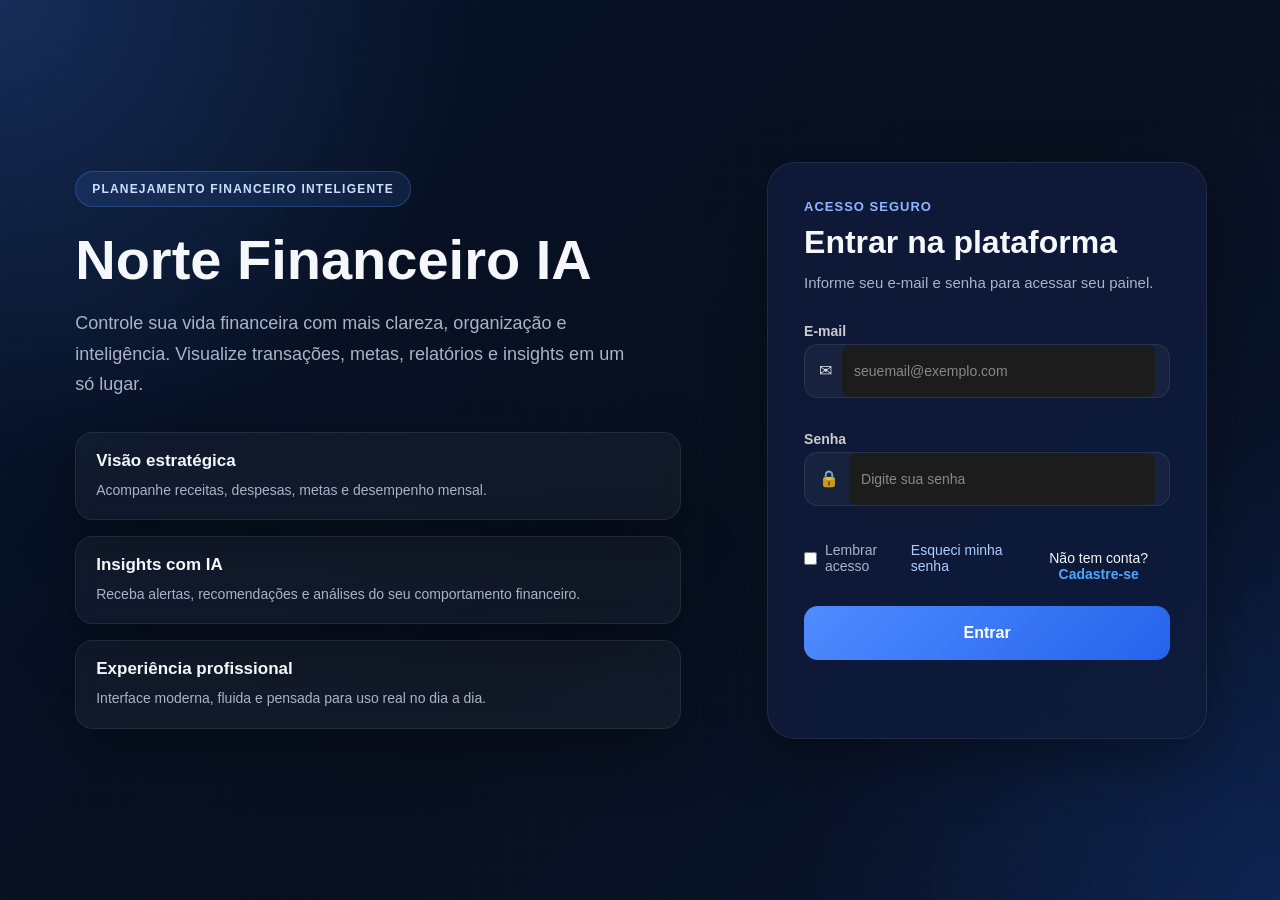
<file: frontend/index.html>
<!DOCTYPE html>
<html lang="pt-BR">
<head>
  <meta charset="UTF-8" />
  <meta name="viewport" content="width=device-width, initial-scale=1.0" />
  <title>Norte Financeiro IA - Login</title>
  <link rel="stylesheet" href="./css/login.css" />
</head>
<body>
  <div class="login-page">
    <div class="login-overlay"></div>

    <main class="login-shell">
      <section class="brand-panel">
        <div class="brand-content">
          <span class="badge">PLANEJAMENTO FINANCEIRO INTELIGENTE</span>

          <h1>Norte Financeiro IA</h1>

          <p class="brand-description">
            Controle sua vida financeira com mais clareza, organização e inteligência.
            Visualize transações, metas, relatórios e insights em um só lugar.
          </p>

          <div class="brand-highlights">
            <div class="highlight-card">
              <h3>Visão estratégica</h3>
              <p>Acompanhe receitas, despesas, metas e desempenho mensal.</p>
            </div>

            <div class="highlight-card">
              <h3>Insights com IA</h3>
              <p>Receba alertas, recomendações e análises do seu comportamento financeiro.</p>
            </div>

            <div class="highlight-card">
              <h3>Experiência profissional</h3>
              <p>Interface moderna, fluida e pensada para uso real no dia a dia.</p>
            </div>
          </div>
        </div>
      </section>

      <section class="form-panel">
        <div class="form-card">
          <div class="form-header">
            <p class="form-kicker">Acesso seguro</p>
            <h2>Entrar na plataforma</h2>
            <p class="form-subtitle">
              Informe seu e-mail e senha para acessar seu painel.
            </p>
          </div>

          <form id="loginForm" class="login-form">
            <div class="input-group">
              <label for="email">E-mail</label>
              <div class="input-wrapper">
                <span class="input-icon">✉</span>
                <input
                  type="email"
                  id="email"
                  placeholder="seuemail@exemplo.com"
                  required
                />
              </div>
            </div>

            <div class="input-group">
              <label for="senha">Senha</label>
              <div class="input-wrapper">
                <span class="input-icon">🔒</span>
                <input
                  type="password"
                  id="senha"
                  placeholder="Digite sua senha"
                  required
                />
              </div>
            </div>

            <div class="form-options">
              <label class="remember-me">
                <input type="checkbox" />
                <span>Lembrar acesso</span>
              </label>

              <a href="#" class="forgot-link">Esqueci minha senha</a>
              <p class="extra-link">
  Não tem conta?
  <a href="register.html">Cadastre-se</a>
</p>
            </div>

            <button type="submit" class="login-button">Entrar</button>

            <p id="loginMensagem" class="mensagem"></p>
          </form>
        </div>
      </section>
    </main>
  </div>

  <script src="./js/login.js"></script>
</body>
</html>
</file>
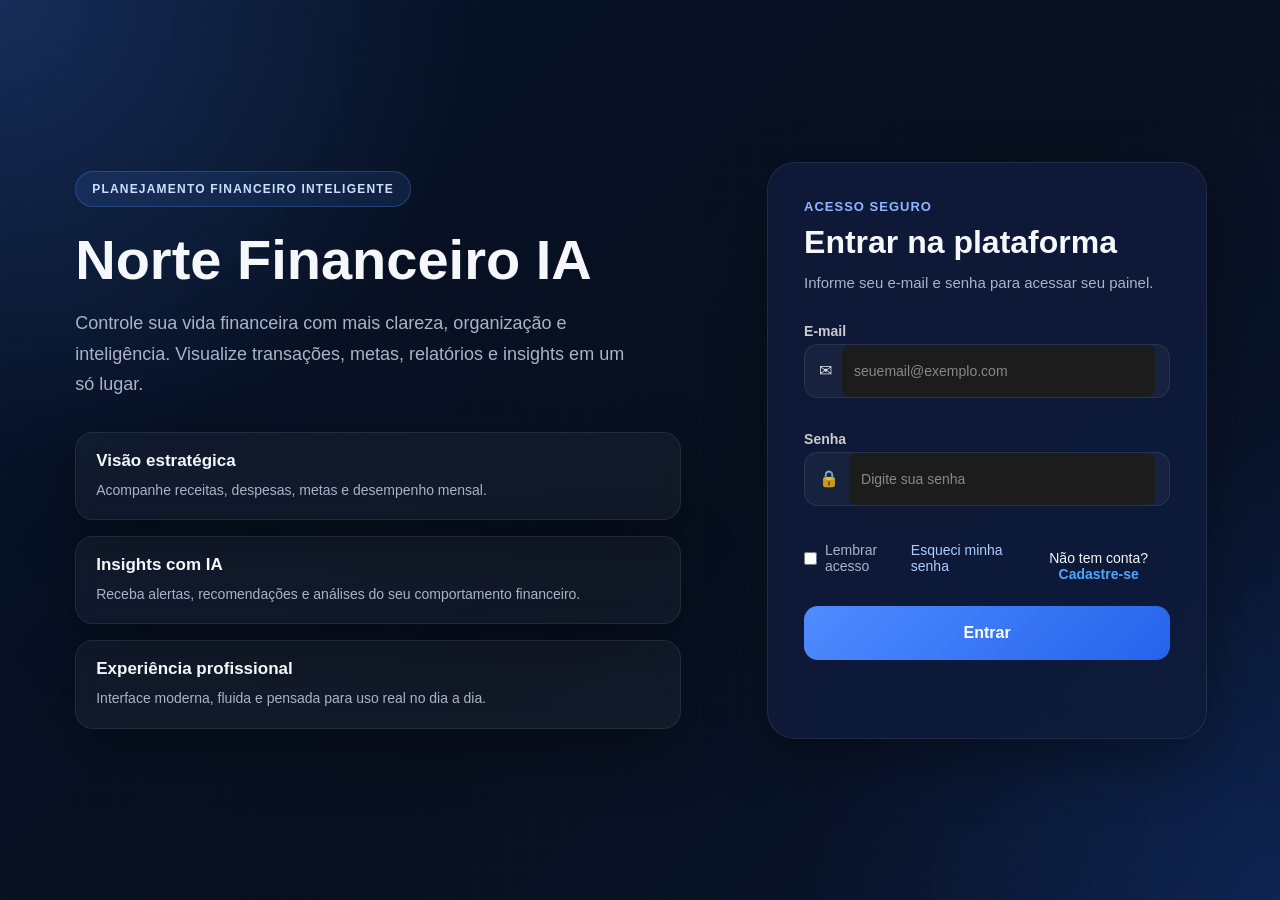
<file: frontend/insights.html>
<!DOCTYPE html>
<html lang="pt-br">
<head>
  <meta charset="UTF-8">
  <meta name="viewport" content="width=device-width, initial-scale=1.0">
  <title>Insights IA - Norte Financeiro IA</title>
  <link rel="stylesheet" href="css/dashboard.css">
  <link rel="stylesheet" href="css/components.css">
</head>
<body>
  <div class="app-layout">
    <aside class="sidebar">
      <div class="brand">
        <h1>Norte Financeiro IA</h1>
      </div>

      <nav class="menu">
        <a href="dashboard.html">Dashboard</a>
        <a href="transacoes.html">Transações</a>
        <a href="metas.html">Metas</a>
        <a href="orcamentos.html">Orçamentos</a>
        <a href="relatorios.html">Relatórios</a>
        <a href="insights.html" class="active">Insights IA</a>
      </nav>

      <button class="logout-btn" onclick="logout()">Sair</button>
    </aside>

    <main class="main-content">
      <header class="topbar">
        <div>
          <h2>Insights IA</h2>
          <p>Receba análises inteligentes sobre sua vida financeira</p>
        </div>
      </header>

      <section class="panel form-panel">
        <div class="panel-header">
          <h3>Solicitar análise</h3>
        </div>

        <form id="insightsForm" class="form-grid">
          <div class="form-group">
            <label for="mes">Mês</label>
            <input type="number" id="mes" min="1" max="12" required>
          </div>

          <div class="form-group">
            <label for="ano">Ano</label>
            <input type="number" id="ano" min="2024" required>
          </div>

          <div class="form-group form-group-full">
            <label for="pergunta">Pergunta para a IA</label>
            <textarea id="pergunta" rows="5" placeholder="Ex: Analise meu mês, identifique excessos e me dê sugestões práticas."></textarea>
          </div>

          <div class="form-actions">
            <button type="submit" class="primary-btn">Gerar Insights</button>
          </div>
        </form>

        <section class="feedback-box" id="insightMensagem"></section>
      </section>

      <section class="panel">
        <div class="panel-header panel-header-inline">
          <h3>Resposta da IA</h3>
          <button class="secondary-btn" onclick="limparResposta()">Limpar</button>
        </div>

        <div id="insightResultado" class="insight-result">
          <p class="insight-placeholder">A análise da IA aparecerá aqui.</p>
        </div>
      </section>

      <section class="panel">
        <div class="panel-header">
          <h3>Sugestões de perguntas</h3>
        </div>

        <div class="suggestions-grid">
          <button class="suggestion-card" onclick="usarPergunta('Analise meu mês e destaque meus principais padrões de gasto.')">
            Analise meu mês e destaque meus principais padrões de gasto.
          </button>

          <button class="suggestion-card" onclick="usarPergunta('Quais despesas parecem excessivas e onde posso economizar?')">
            Quais despesas parecem excessivas e onde posso economizar?
          </button>

          <button class="suggestion-card" onclick="usarPergunta('Meu saldo e meus gastos estão saudáveis para este período?')">
            Meu saldo e meus gastos estão saudáveis para este período?
          </button>

          <button class="suggestion-card" onclick="usarPergunta('Com base no meu comportamento financeiro, quais seriam meus próximos passos mais inteligentes?')">
            Com base no meu comportamento financeiro, quais seriam meus próximos passos mais inteligentes?
          </button>
        </div>
      </section>
    </main>
  </div>

  <script src="js/auth.js"></script>
  <script src="js/insights.js"></script>
  <script src="js/ui.js"></script>
</body>
</html>
</file>
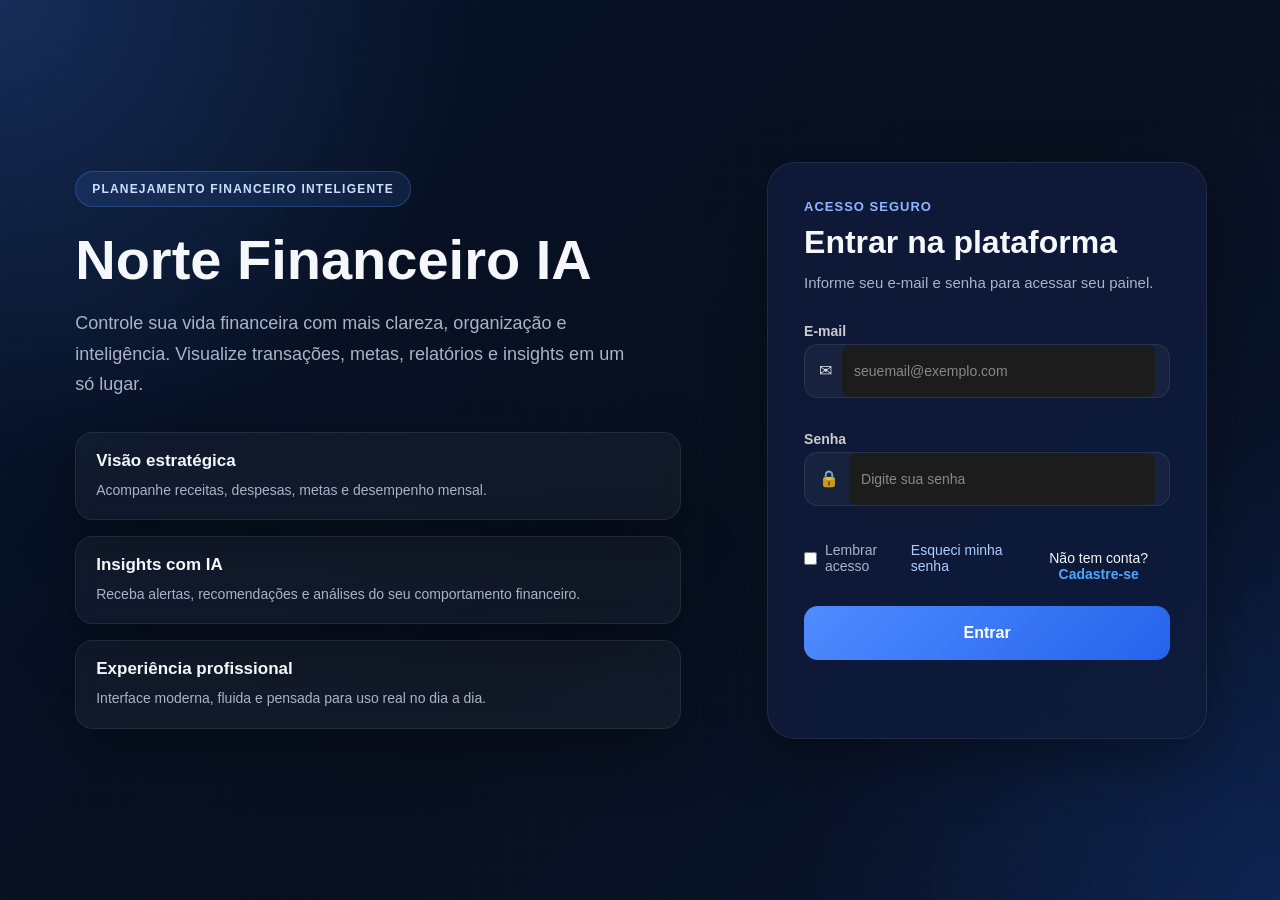
<file: frontend/metas.html>
<!DOCTYPE html>
<html lang="pt-br">
<head>
  <meta charset="UTF-8">
  <meta name="viewport" content="width=device-width, initial-scale=1.0">
  <title>Metas - Norte Financeiro IA</title>
  <link rel="stylesheet" href="css/dashboard.css">
  <link rel="stylesheet" href="css/components.css">
</head>
<body>
  <div class="app-layout">
    <aside class="sidebar">
      <div class="brand">
        <h1>Norte Financeiro IA</h1>
       
      </div>

      <nav class="menu">
        <a href="dashboard.html">Dashboard</a>
        <a href="transacoes.html">Transações</a>
        <a href="metas.html" class="active">Metas</a>
        <a href="orcamentos.html">Orçamentos</a>
        <a href="relatorios.html">Relatórios</a>
        <a href="insights.html">Insights IA</a>
      </nav>

      <button class="logout-btn" onclick="logout()">Sair</button>
    </aside>

    <main class="main-content">
      <header class="topbar">
        <div>
          <h2>Metas Financeiras</h2>
          <p>Defina objetivos e acompanhe sua evolução</p>
        </div>
      </header>

      <section class="panel form-panel">
        <div class="panel-header panel-header-inline">
          <h3 id="tituloFormularioMeta">Nova Meta</h3>
          <button type="button" class="secondary-btn" onclick="cancelarEdicaoMeta()" id="btnCancelarEdicaoMeta" style="display: none;">
            Cancelar edição
          </button>
        </div>

        <form id="metaForm" class="form-grid">
          <input type="hidden" id="metaId">

          <div class="form-group">
            <label for="titulo">Título da Meta</label>
            <input type="text" id="titulo" placeholder="Ex: Reserva de emergência" required>
          </div>

          <div class="form-group">
            <label for="valorMeta">Valor da Meta</label>
            <input type="number" id="valorMeta" step="0.01" placeholder="0.00" required>
          </div>

          <div class="form-group">
            <label for="valorAtual">Valor Atual</label>
            <input type="number" id="valorAtual" step="0.01" placeholder="0.00" required>
          </div>

          <div class="form-group">
            <label for="prazo">Prazo</label>
            <input type="date" id="prazo" required>
          </div>

          <div class="form-actions">
            <button type="submit" class="primary-btn" id="btnSalvarMeta">Salvar Meta</button>
          </div>
        </form>

        <section class="feedback-box" id="metaMensagem"></section>
      </section>

      <section class="panel">
        <div class="panel-header panel-header-inline">
          <h3>Minhas Metas</h3>
          <button class="secondary-btn" onclick="carregarMetas()">Atualizar</button>
        </div>

        <div id="listaMetas" class="metas-grid">
          <p>Carregando metas...</p>
        </div>
      </section>
    </main>
  </div>

  <script src="js/auth.js"></script>
  <script src="js/metas.js"></script>
  <script src="js/ui.js"></script>
</body>
</html>
</file>
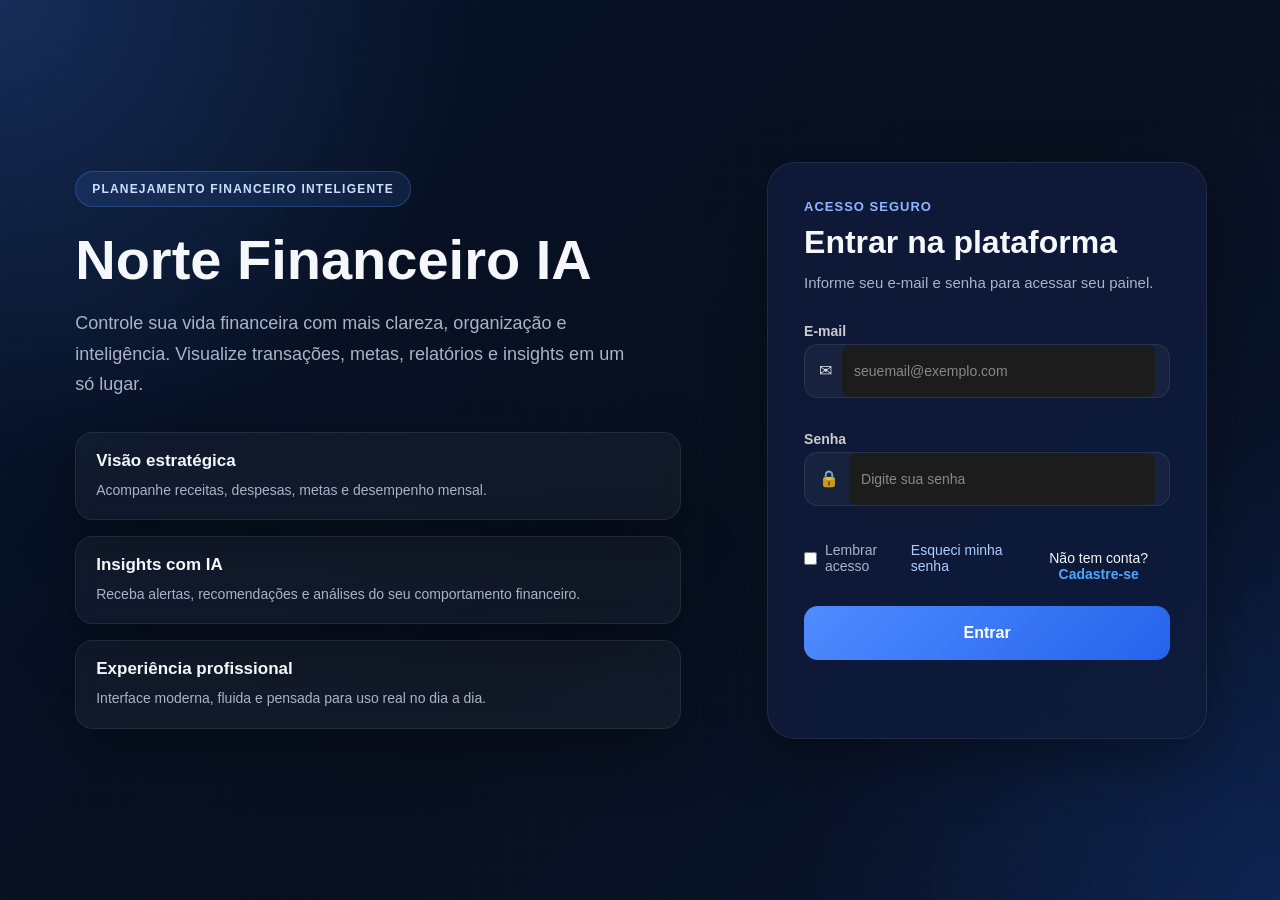
<file: frontend/orcamentos.html>
<!DOCTYPE html>
<html lang="pt-br">
<head>
  <meta charset="UTF-8">
  <meta name="viewport" content="width=device-width, initial-scale=1.0">
  <title>Orçamentos - Norte Financeiro IA</title>
  <link rel="stylesheet" href="css/dashboard.css">
  <link rel="stylesheet" href="css/components.css">
</head>
<body>
  <div class="app-layout">
    <aside class="sidebar">
      <div class="brand">
        <h1>Norte Financeiro IA</h1>
       
      </div>

      <nav class="menu">
        <a href="dashboard.html">Dashboard</a>
        <a href="transacoes.html">Transações</a>
        <a href="metas.html">Metas</a>
        <a href="orcamentos.html" class="active">Orçamentos</a>
        <a href="relatorios.html">Relatórios</a>
        <a href="insights.html">Insights IA</a>
      </nav>

      <button class="logout-btn" onclick="logout()">Sair</button>
    </aside>

    <main class="main-content">
      <header class="topbar">
        <div>
          <h2>Orçamentos Mensais</h2>
          <p>Defina limites por categoria e acompanhe seus gastos</p>
        </div>
      </header>

      <section class="panel form-panel">
        <div class="panel-header panel-header-inline">
          <h3 id="tituloFormularioOrcamento">Novo Orçamento</h3>
          <button type="button" class="secondary-btn" onclick="cancelarEdicaoOrcamento()" id="btnCancelarEdicaoOrcamento" style="display: none;">
            Cancelar edição
          </button>
        </div>

        <form id="orcamentoForm" class="form-grid">
          <input type="hidden" id="orcamentoId">

          <div class="form-group">
            <label for="categoria">Categoria</label>
            <input type="text" id="categoria" placeholder="Ex: Alimentação" required>
          </div>

          <div class="form-group">
            <label for="limite">Limite</label>
            <input type="number" id="limite" step="0.01" placeholder="0.00" required>
          </div>

          <div class="form-group">
            <label for="mes">Mês</label>
            <input type="number" id="mes" min="1" max="12" required>
          </div>

          <div class="form-group">
            <label for="ano">Ano</label>
            <input type="number" id="ano" min="2024" required>
          </div>

          <div class="form-actions">
            <button type="submit" class="primary-btn" id="btnSalvarOrcamento">Salvar Orçamento</button>
          </div>
        </form>

        <section class="feedback-box" id="orcamentoMensagem"></section>
      </section>

      <section class="panel">
        <div class="panel-header panel-header-inline">
          <h3>Meus Orçamentos</h3>
          <button class="secondary-btn" onclick="carregarOrcamentos()">Atualizar</button>
        </div>

        <div id="listaOrcamentos" class="orcamentos-grid">
          <p>Carregando orçamentos...</p>
        </div>
      </section>
    </main>
  </div>

  <script src="js/auth.js"></script>
  <script src="js/orcamentos.js"></script>
  <script src="js/ui.js"></script>
</body>
</html>
</file>
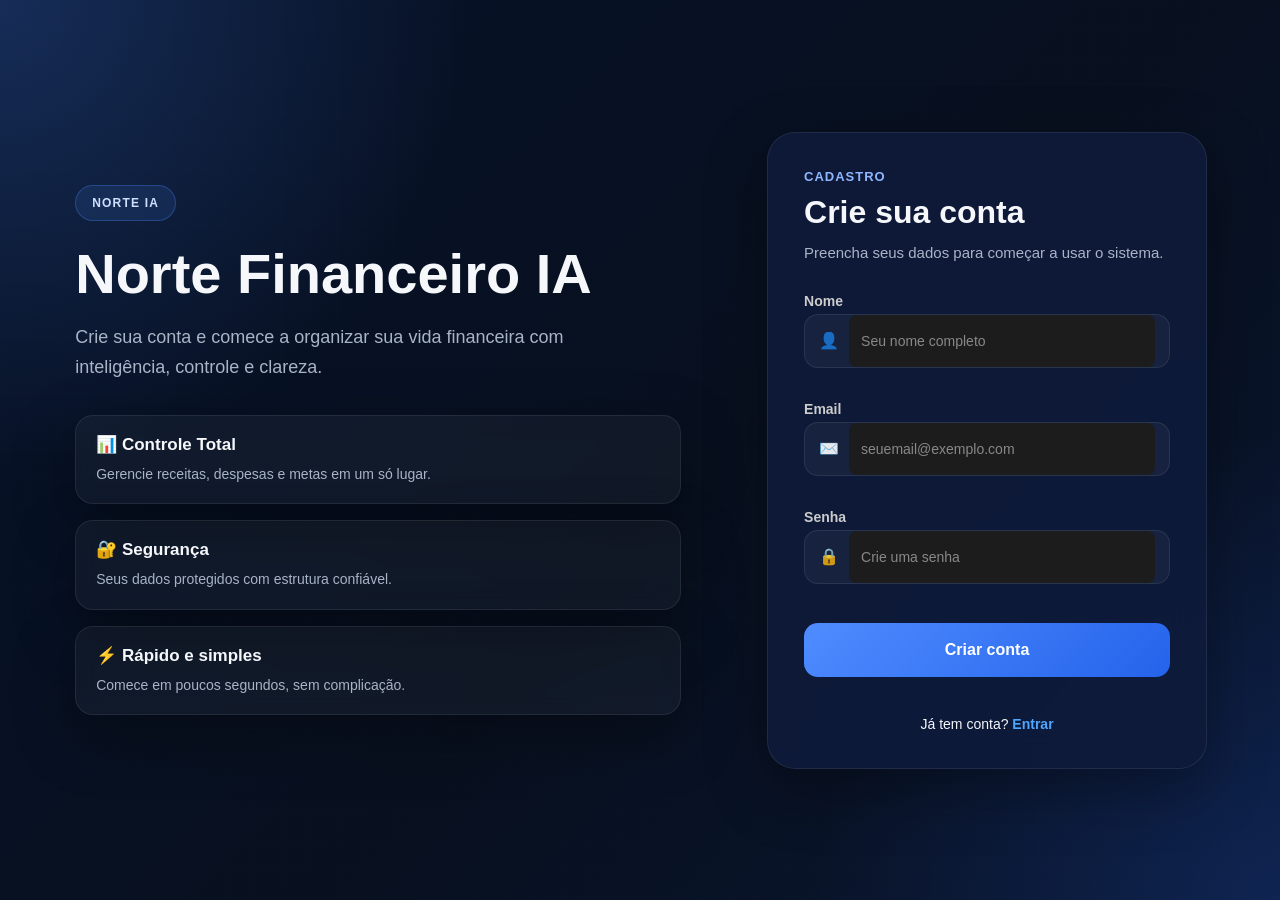
<file: frontend/register.html>
<!DOCTYPE html>
<html lang="pt-br">
<head>
  <meta charset="UTF-8" />
  <meta name="viewport" content="width=device-width, initial-scale=1.0" />
  <title>Cadastro - Norte Financeiro IA</title>

  <link rel="stylesheet" href="css/login.css" />
</head>

<body class="login-page">

  <div class="login-overlay"></div>

  <div class="login-shell">

    <!-- LADO ESQUERDO (branding) -->
    <div class="brand-panel">
      <div class="brand-content">

        <div class="badge">NORTE IA</div>

        <h1>Norte Financeiro IA</h1>

        <p class="brand-description">
          Crie sua conta e comece a organizar sua vida financeira com inteligência,
          controle e clareza.
        </p>

        <div class="brand-highlights">

          <div class="highlight-card">
            <h3>📊 Controle Total</h3>
            <p>Gerencie receitas, despesas e metas em um só lugar.</p>
          </div>

          <div class="highlight-card">
            <h3>🔐 Segurança</h3>
            <p>Seus dados protegidos com estrutura confiável.</p>
          </div>

          <div class="highlight-card">
            <h3>⚡ Rápido e simples</h3>
            <p>Comece em poucos segundos, sem complicação.</p>
          </div>

        </div>
      </div>
    </div>

    <!-- LADO DIREITO (formulário) -->
    <div class="form-panel">

      <div class="form-card">

        <div class="form-header">
          <div class="form-kicker">Cadastro</div>

          <h2>Crie sua conta</h2>

          <p class="form-subtitle">
            Preencha seus dados para começar a usar o sistema.
          </p>
        </div>

        <!-- FORM -->
        <form id="registerForm" class="login-form">

          <div class="input-group">
            <label for="nome">Nome</label>
            <div class="input-wrapper">
              <span class="input-icon">👤</span>
              <input type="text" id="nome" placeholder="Seu nome completo" required />
            </div>
          </div>

          <div class="input-group">
            <label for="email">Email</label>
            <div class="input-wrapper">
              <span class="input-icon">✉️</span>
              <input type="email" id="email" placeholder="seuemail@exemplo.com" required />
            </div>
          </div>

          <div class="input-group">
            <label for="senha">Senha</label>
            <div class="input-wrapper">
              <span class="input-icon">🔒</span>
              <input type="password" id="senha" placeholder="Crie uma senha" required />
            </div>
          </div>

          <button type="submit" class="login-button">
            Criar conta
          </button>

        </form>

        <!-- MENSAGEM -->
        <p id="registerMensagem" class="mensagem"></p>

        <!-- LINK LOGIN -->
        <p class="extra-link">
          Já tem conta?
          <a href="index.html">Entrar</a>
        </p>

      </div>

    </div>

  </div>

  <script src="js/register.js"></script>

</body>
</html>
</file>
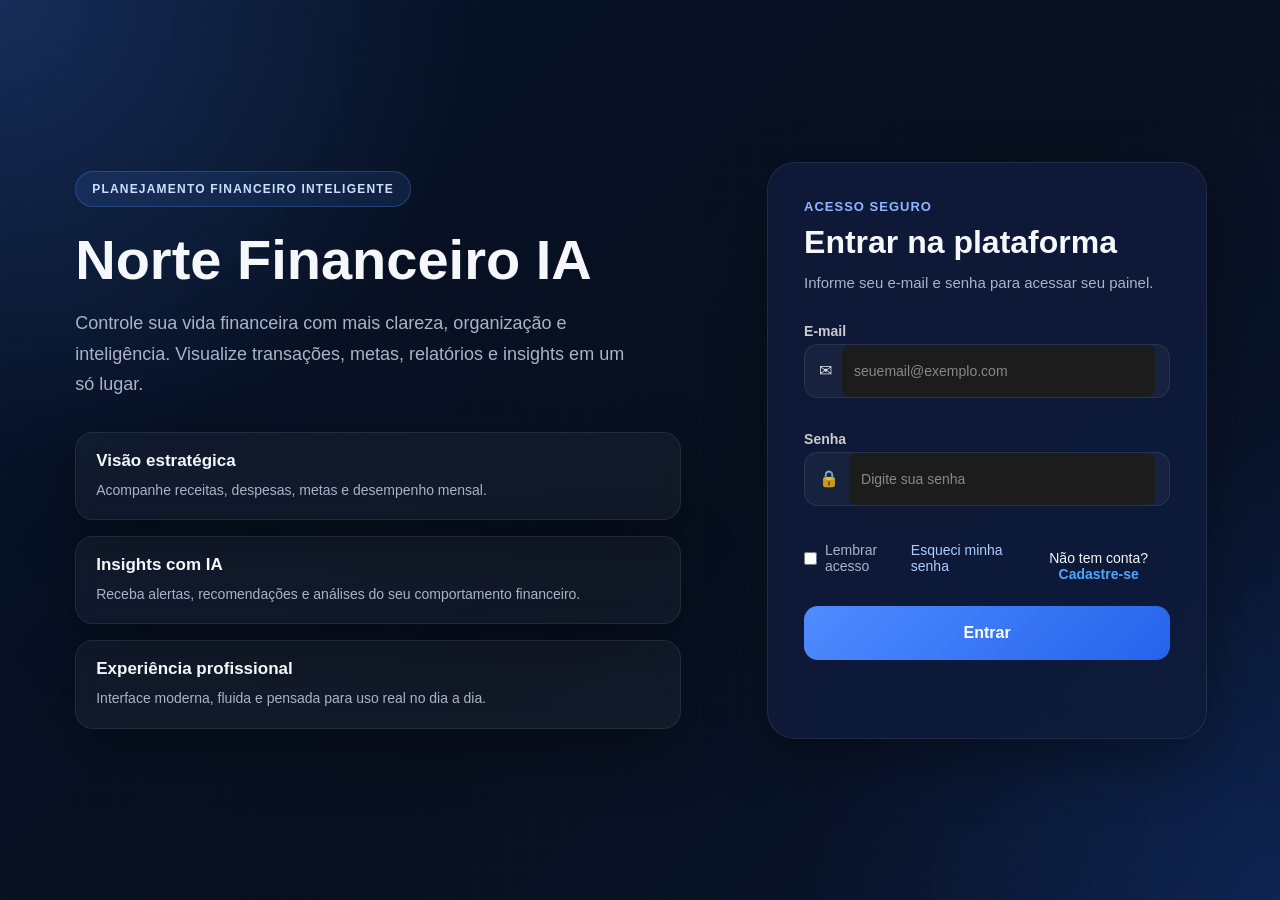
<file: frontend/transacoes.html>
<!DOCTYPE html>
<html lang="pt-br">
<head>
  <meta charset="UTF-8">
  <meta name="viewport" content="width=device-width, initial-scale=1.0">
  <title>Transações - Norte Financeiro IA</title>
  <link rel="stylesheet" href="css/dashboard.css">
  <link rel="stylesheet" href="css/components.css">
</head>
<body>
  <div class="app-layout">
    <aside class="sidebar">
      <div class="brand">
        <h1>Norte Financeiro IA</h1>
        
      </div>

      <nav class="menu">
        <a href="dashboard.html">Dashboard</a>
        <a href="transacoes.html" class="active">Transações</a>
        <a href="metas.html">Metas</a>
        <a href="orcamentos.html">Orçamentos</a>
        <a href="relatorios.html">Relatórios</a>
        <a href="insights.html">Insights IA</a>
      </nav>

      <button class="logout-btn" onclick="logout()">Sair</button>
    </aside>

    <main class="main-content">
      <header class="topbar">
        <div>
          <h2>Transações</h2>
          <p>Cadastre e acompanhe suas receitas e despesas</p>
        </div>
      </header>

      <section class="panel form-panel">
        <div class="panel-header panel-header-inline">
          <h3 id="tituloFormulario">Nova Transação</h3>
          <button type="button" class="secondary-btn" onclick="cancelarEdicao()" id="btnCancelarEdicao" style="display: none;">
            Cancelar edição
          </button>
        </div>

        <form id="transacaoForm" class="form-grid">
          <input type="hidden" id="transacaoId">

          <div class="form-group">
            <label for="descricao">Descrição</label>
            <input type="text" id="descricao" placeholder="Ex: Salário, Aluguel, Mercado" required>
          </div>

          <div class="form-group">
            <label for="valor">Valor</label>
            <input type="number" id="valor" step="0.01" placeholder="0.00" required>
          </div>

          <div class="form-group">
            <label for="tipo">Tipo</label>
            <select id="tipo" required>
              <option value="">Selecione</option>
              <option value="receita">Receita</option>
              <option value="despesa">Despesa</option>
            </select>
          </div>

          <div class="form-group">
            <label for="categoria">Categoria</label>
            <input type="text" id="categoria" placeholder="Ex: Moradia, Alimentação, Trabalho" required>
          </div>

          <div class="form-group">
            <label for="data">Data</label>
            <input type="date" id="data" required>
          </div>

          <div class="form-actions">
            <button type="submit" class="primary-btn" id="btnSalvarTransacao">Salvar Transação</button>
          </div>
        </form>

        <section class="feedback-box" id="transacaoMensagem"></section>
      </section>

      <section class="panel">
        <div class="panel-header panel-header-inline">
          <h3>Minhas Transações</h3>
          <button class="secondary-btn" onclick="carregarTransacoes()">Atualizar</button>
        </div>

        <div class="table-wrapper">
          <table class="data-table">
            <thead>
              <tr>
                <th>Descrição</th>
                <th>Categoria</th>
                <th>Tipo</th>
                <th>Valor</th>
                <th>Data</th>
                <th>Ações</th>
              </tr>
            </thead>
            <tbody id="tabelaTransacoes">
              <tr>
                <td colspan="6">Carregando transações...</td>
              </tr>
            </tbody>
          </table>
        </div>
      </section>
    </main>
  </div>

  <script src="js/auth.js"></script>
  <script src="js/transacoes.js"></script>
  <script src="js/ui.js"></script>
</body>
</html>
</file>
<file: frontend/css/login.css>
* {
  margin: 0;
  padding: 0;
  box-sizing: border-box;
}

:root {
  --bg-primary: #061229;
  --bg-secondary: #0d1b3a;
  --panel: rgba(12, 23, 48, 0.75);
  --panel-strong: rgba(15, 27, 58, 0.92);
  --border: rgba(255, 255, 255, 0.08);
  --text-primary: #f5f7fb;
  --text-secondary: #a9b4c7;
  --accent: #4f8cff;
  --accent-hover: #3b78ee;
  --success: #22c55e;
  --danger: #ef4444;
  --shadow: 0 20px 60px rgba(0, 0, 0, 0.35);
}

body {
  font-family: Arial, Helvetica, sans-serif;
  min-height: 100vh;
  background:
    radial-gradient(circle at top left, rgba(79, 140, 255, 0.22), transparent 30%),
    radial-gradient(circle at bottom right, rgba(37, 99, 235, 0.18), transparent 30%),
    linear-gradient(135deg, var(--bg-primary), #08101f 55%, #0a1630);
  color: var(--text-primary);
}

.login-page {
  min-height: 100vh;
  position: relative;
  overflow: hidden;
}

.login-overlay {
  position: absolute;
  inset: 0;
  background:
    linear-gradient(rgba(255,255,255,0.02) 1px, transparent 1px),
    linear-gradient(90deg, rgba(255,255,255,0.02) 1px, transparent 1px);
  background-size: 28px 28px;
  opacity: 0.25;
  pointer-events: none;
}

.login-shell {
  position: relative;
  z-index: 1;
  min-height: 100vh;
  width: min(1280px, 92%);
  margin: 0 auto;
  display: grid;
  grid-template-columns: 1.15fr 0.85fr;
  align-items: center;
  gap: 40px;
  padding: 40px 0;
}

.brand-panel {
  padding: 24px;
}

.brand-content {
  max-width: 620px;
}

.badge {
  display: inline-block;
  padding: 10px 16px;
  border: 1px solid rgba(79, 140, 255, 0.3);
  background: rgba(79, 140, 255, 0.12);
  color: #cfe0ff;
  border-radius: 999px;
  font-size: 12px;
  font-weight: 700;
  letter-spacing: 1.2px;
  margin-bottom: 24px;
}

.brand-content h1 {
  font-size: 56px;
  line-height: 1.05;
  margin-bottom: 18px;
  font-weight: 800;
}

.brand-description {
  font-size: 18px;
  line-height: 1.7;
  color: var(--text-secondary);
  max-width: 560px;
  margin-bottom: 32px;
}

.brand-highlights {
  display: grid;
  grid-template-columns: 1fr;
  gap: 16px;
}

.highlight-card {
  background: rgba(255, 255, 255, 0.04);
  border: 1px solid var(--border);
  border-radius: 18px;
  padding: 18px 20px;
  backdrop-filter: blur(10px);
  box-shadow: var(--shadow);
}

.highlight-card h3 {
  font-size: 17px;
  margin-bottom: 8px;
}

.highlight-card p {
  font-size: 14px;
  color: var(--text-secondary);
  line-height: 1.6;
}

.form-panel {
  display: flex;
  justify-content: center;
}

.form-card {
  width: 100%;
  max-width: 440px;
  padding: 36px;
  border-radius: 28px;
  background: var(--panel-strong);
  border: 1px solid var(--border);
  backdrop-filter: blur(18px);
  box-shadow: var(--shadow);
}

.form-header {
  margin-bottom: 28px;
}

.form-kicker {
  color: #8fb7ff;
  font-size: 13px;
  font-weight: 700;
  letter-spacing: 1px;
  text-transform: uppercase;
  margin-bottom: 10px;
}

.form-header h2 {
  font-size: 32px;
  margin-bottom: 10px;
}

.form-subtitle {
  color: var(--text-secondary);
  font-size: 15px;
  line-height: 1.6;
}

.login-form {
  display: flex;
  flex-direction: column;
  gap: 18px;
}

.input-group label {
  display: block;
  font-size: 14px;
  margin-bottom: 8px;
  color: #dbe5f3;
  font-weight: 600;
}

.input-wrapper {
  display: flex;
  align-items: center;
  gap: 10px;
  background: rgba(255, 255, 255, 0.045);
  border: 1px solid rgba(255,255,255,0.08);
  border-radius: 14px;
  padding: 0 14px;
  transition: 0.25s ease;
}

.input-wrapper:focus-within {
  border-color: rgba(79, 140, 255, 0.75);
  box-shadow: 0 0 0 4px rgba(79, 140, 255, 0.12);
}

.input-icon {
  font-size: 16px;
  opacity: 0.9;
}

.input-wrapper input {
  width: 100%;
  height: 52px;
  border: none;
  outline: none;
  background: transparent;
  color: var(--text-primary);
  font-size: 15px;
}

.input-wrapper input::placeholder {
  color: #7f8aa0;
}

.form-options {
  display: flex;
  align-items: center;
  justify-content: space-between;
  gap: 12px;
  margin-top: -4px;
}

.remember-me {
  display: flex;
  align-items: center;
  gap: 8px;
  color: var(--text-secondary);
  font-size: 14px;
}

.remember-me input {
  accent-color: var(--accent);
}

.forgot-link {
  color: #aecdff;
  text-decoration: none;
  font-size: 14px;
}

.forgot-link:hover {
  text-decoration: underline;
}

.login-button {
  height: 54px;
  border: none;
  border-radius: 14px;
  background: linear-gradient(135deg, var(--accent), #2563eb);
  color: white;
  font-size: 16px;
  font-weight: 700;
  cursor: pointer;
  transition: 0.25s ease;
  margin-top: 6px;
}

.login-button:hover {
  transform: translateY(-1px);
  background: linear-gradient(135deg, var(--accent-hover), #1d4ed8);
  box-shadow: 0 12px 24px rgba(37, 99, 235, 0.25);
}

.mensagem {
  min-height: 20px;
  font-size: 14px;
  margin-top: 4px;
  color: var(--text-secondary);
}

.mensagem.erro {
  color: #ff9c9c;
}

.mensagem.sucesso {
  color: #86efac;
}

@media (max-width: 1024px) {
  .login-shell {
    grid-template-columns: 1fr;
    gap: 24px;
    padding: 28px 0;
  }

  .brand-panel {
    padding: 8px 0;
  }

  .brand-content h1 {
    font-size: 42px;
  }

  .brand-description {
    font-size: 16px;
  }

  .form-card {
    max-width: 100%;
  }
}

@media (max-width: 640px) {
  .login-shell {
    width: min(94%, 100%);
  }

  .brand-content h1 {
    font-size: 34px;
  }

  .form-card {
    padding: 24px;
    border-radius: 22px;
  }

  .form-header h2 {
    font-size: 26px;
  }

  .form-options {
    flex-direction: column;
    align-items: flex-start;
  }
}

.extra-link {
  margin-top: 15px;
  text-align: center;
  font-size: 14px;
}

.extra-link a {
  color: #4da6ff;
  text-decoration: none;
  font-weight: bold;
}

.extra-link a:hover {
  text-decoration: underline;
}

.input-group {
  display: flex;
  flex-direction: column;
  margin-bottom: 15px;
}

.input-group label {
  margin-bottom: 5px;
  font-size: 14px;
  color: #ccc;
}

.input-group input {
  width: 100%;
  padding: 12px;
  border-radius: 8px;
  border: none;
  outline: none;
  background: #1c1c1c;
  color: white;
  font-size: 14px;
}

.input-group input::placeholder {
  color: #888;
}

button {
  width: 100%;
  padding: 12px;
  border: none;
  border-radius: 8px;
  background: #4da6ff;
  color: white;
  font-weight: bold;
  cursor: pointer;
}

button:hover {
  background: #3b8ddb;
}
</file>
<file: frontend/css/dashboard.css>
* {
  margin: 0;
  padding: 0;
  box-sizing: border-box;
}

body {
  font-family: Arial, sans-serif;
  background: #f8fafc;
  color: #0f172a;
}

.app-layout {
  display: flex;
  min-height: 100vh;
}

.sidebar {
  width: 260px;
  background: #0f172a;
  color: white;
  padding: 24px 18px;
  display: flex;
  flex-direction: column;
  justify-content: space-between;
}

.brand h1 {
  font-size: 22px;
  margin-bottom: 8px;
}

.brand p {
  font-size: 14px;
  color: #cbd5e1;
  margin-bottom: 30px;
}

.menu {
  display: flex;
  flex-direction: column;
  gap: 10px;
}

.menu a {
  text-decoration: none;
  color: #e2e8f0;
  padding: 12px 14px;
  border-radius: 10px;
  transition: 0.2s;
}

.menu a:hover,
.menu a.active {
  background: #1e293b;
  color: white;
}

.logout-btn {
  margin-top: 30px;
  padding: 12px;
  border: none;
  border-radius: 10px;
  background: #ef4444;
  color: white;
  font-weight: bold;
  cursor: pointer;
}

.main-content {
  flex: 1;
  padding: 28px;
}

.topbar {
  margin-bottom: 24px;
}

.topbar-label {
  font-size: 13px;
  color: #2563eb;
  font-weight: 700;
  text-transform: uppercase;
  letter-spacing: 0.08em;
  margin-bottom: 6px;
}

.topbar h2 {
  font-size: 30px;
  margin-bottom: 6px;
}

.topbar-description {
  color: #475569;
}

.hero-summary {
  margin-bottom: 24px;
}

.hero-card {
  background: linear-gradient(135deg, #0f172a, #1d4ed8);
  color: white;
  border-radius: 20px;
  padding: 28px;
  box-shadow: 0 10px 24px rgba(15, 23, 42, 0.12);
}

.hero-label {
  display: block;
  color: #dbeafe;
  font-size: 14px;
  margin-bottom: 10px;
}

.hero-card h3 {
  font-size: 36px;
  margin-bottom: 8px;
}

.hero-helper {
  color: #dbeafe;
  font-size: 14px;
}

.cards-grid {
  display: grid;
  grid-template-columns: repeat(3, 1fr);
  gap: 18px;
  margin-bottom: 24px;
}

.card {
  background: white;
  border-radius: 16px;
  padding: 22px;
  box-shadow: 0 6px 18px rgba(15, 23, 42, 0.06);
  border: 1px solid #e2e8f0;
}

.card span {
  display: block;
  color: #64748b;
  font-size: 14px;
  margin-bottom: 10px;
}

.card h3 {
  font-size: 26px;
  margin-bottom: 8px;
}

.card p {
  color: #64748b;
  font-size: 14px;
}

.card-receitas {
  border-top: 4px solid #16a34a;
}

.card-despesas {
  border-top: 4px solid #dc2626;
}

.card-status {
  border-top: 4px solid #2563eb;
}

.dashboard-grid {
  display: grid;
  grid-template-columns: 1.5fr 1fr;
  gap: 18px;
  margin-bottom: 24px;
}

.panel {
  background: white;
  border-radius: 16px;
  padding: 20px;
  box-shadow: 0 6px 18px rgba(15, 23, 42, 0.06);
  border: 1px solid #e2e8f0;
  margin-bottom: 24px;
}

.panel-header {
  margin-bottom: 16px;
}

.panel-header h3 {
  font-size: 20px;
  margin-bottom: 4px;
}

.panel-header p {
  color: #64748b;
  font-size: 14px;
}

.chart-container {
  display: flex;
  justify-content: center;
  align-items: center;
  width: 100%;
}

.chart-bar-container {
  height: 300px;
}

.chart-pie-container {
  height: 300px;
  padding: 10px 0;
}

.chart-line-container {
  height: 320px;
}

#graficoFinanceiro {
  width: 100% !important;
  max-width: 900px;
  max-height: 260px !important;
}

#graficoCategorias {
  width: 100% !important;
  max-width: 260px;
  max-height: 260px !important;
}

#graficoHistoricoMensal {
  width: 100% !important;
  max-width: 1100px;
  max-height: 280px !important;
}

.summary-grid {
  display: grid;
  grid-template-columns: repeat(4, 1fr);
  gap: 14px;
}

.summary-item {
  background: #f8fafc;
  border: 1px solid #e2e8f0;
  border-radius: 14px;
  padding: 16px;
}

.summary-item span {
  display: block;
  color: #64748b;
  font-size: 13px;
  margin-bottom: 8px;
}

.summary-item strong {
  font-size: 20px;
  color: #0f172a;
}

.feedback-box {
  margin-top: 24px;
  padding: 14px 16px;
  border-radius: 12px;
  font-size: 14px;
  display: none;
}

.feedback-box.error {
  display: block;
  background: #fee2e2;
  color: #991b1b;
}

.feedback-box.success {
  display: block;
  background: #dcfce7;
  color: #166534;
}

@media (max-width: 1200px) {
  .dashboard-grid {
    grid-template-columns: 1fr;
  }

  .cards-grid {
    grid-template-columns: 1fr;
  }

  .summary-grid {
    grid-template-columns: repeat(2, 1fr);
  }
}

@media (max-width: 800px) {
  .app-layout {
    flex-direction: column;
  }

  .sidebar {
    width: 100%;
  }

  .main-content {
    padding: 18px;
  }

  .topbar h2 {
    font-size: 26px;
  }

  .hero-card h3 {
    font-size: 30px;
  }

  .summary-grid {
    grid-template-columns: 1fr;
  }

  .chart-bar-container,
  .chart-pie-container,
  .chart-line-container {
    height: 240px;
  }

  #graficoCategorias {
    max-width: 220px;
    max-height: 220px !important;
  }

  #graficoHistoricoMensal {
    max-height: 220px !important;
  }
}
</file>
<file: frontend/css/components.css>
.form-panel {
  margin-bottom: 24px;
}

.form-grid {
  display: grid;
  grid-template-columns: repeat(2, 1fr);
  gap: 18px;
}

.form-group {
  display: flex;
  flex-direction: column;
}

.form-group label {
  font-size: 14px;
  color: #334155;
  margin-bottom: 8px;
  font-weight: 600;
}

.form-group input,
.form-group select,
.form-group textarea {
  padding: 12px 14px;
  border: 1px solid #cbd5e1;
  border-radius: 10px;
  font-size: 15px;
  outline: none;
  background: white;
}

.form-group input:focus,
.form-group select:focus,
.form-group textarea:focus {
  border-color: #2563eb;
}

.form-actions {
  grid-column: 1 / -1;
  display: flex;
  justify-content: flex-start;
  align-items: end;
}

.primary-btn,
.secondary-btn,
.danger-btn {
  border: none;
  border-radius: 10px;
  padding: 12px 18px;
  font-weight: 600;
  cursor: pointer;
  transition: 0.2s;
}

.primary-btn {
  background: #2563eb;
  color: white;
}

.primary-btn:hover {
  background: #1d4ed8;
}

.secondary-btn {
  background: #e2e8f0;
  color: #0f172a;
}

.secondary-btn:hover {
  background: #cbd5e1;
}

.danger-btn {
  background: #ef4444;
  color: white;
}

.danger-btn:hover {
  background: #dc2626;
}

.panel-header-inline {
  display: flex;
  justify-content: space-between;
  align-items: center;
}

.table-wrapper {
  overflow-x: auto;
}

.data-table {
  width: 100%;
  border-collapse: collapse;
  min-width: 700px;
}

.data-table thead {
  background: #f8fafc;
}

.data-table th,
.data-table td {
  padding: 14px 12px;
  text-align: left;
  border-bottom: 1px solid #e2e8f0;
}

.data-table th {
  color: #334155;
  font-size: 14px;
}

.data-table td {
  color: #475569;
  font-size: 14px;
}

.badge {
  display: inline-block;
  padding: 6px 10px;
  border-radius: 999px;
  font-size: 12px;
  font-weight: 700;
}

.badge-receita {
  background: #dcfce7;
  color: #166534;
}

.badge-despesa {
  background: #fee2e2;
  color: #991b1b;
}

.valor-receita {
  color: #15803d;
  font-weight: 700;
}

.valor-despesa {
  color: #b91c1c;
  font-weight: 700;
}

.empty-state {
  text-align: center;
  color: #64748b;
  padding: 20px 0;
}

@media (max-width: 800px) {
  .form-grid {
    grid-template-columns: 1fr;
  }

  .panel-header-inline {
    flex-direction: column;
    align-items: flex-start;
    gap: 12px;
  }
}

.metas-grid {
  display: grid;
  grid-template-columns: repeat(2, 1fr);
  gap: 18px;
}

.meta-card {
  background: #ffffff;
  border: 1px solid #e2e8f0;
  border-radius: 16px;
  padding: 18px;
}

.meta-card h4 {
  font-size: 18px;
  margin-bottom: 10px;
  color: #0f172a;
}

.meta-card p {
  margin-bottom: 8px;
  color: #475569;
}

.progress-wrapper {
  margin-top: 14px;
}

.progress-bar {
  width: 100%;
  height: 12px;
  background: #e2e8f0;
  border-radius: 999px;
  overflow: hidden;
}

.progress-fill {
  height: 100%;
  background: linear-gradient(90deg, #2563eb, #38bdf8);
  border-radius: 999px;
}

.progress-text {
  margin-top: 8px;
  font-size: 13px;
  color: #334155;
  font-weight: 600;
}

.meta-empty {
  color: #64748b;
  text-align: center;
  padding: 24px 0;
}

@media (max-width: 800px) {
  .metas-grid {
    grid-template-columns: 1fr;
  }
}

.orcamentos-grid {
  display: grid;
  grid-template-columns: repeat(2, 1fr);
  gap: 18px;
}

.orcamento-card {
  background: #ffffff;
  border: 1px solid #e2e8f0;
  border-radius: 16px;
  padding: 18px;
}

.orcamento-card h4 {
  font-size: 18px;
  margin-bottom: 10px;
  color: #0f172a;
}

.orcamento-card p {
  margin-bottom: 8px;
  color: #475569;
}

.status-tag {
  display: inline-block;
  margin-top: 8px;
  padding: 6px 10px;
  border-radius: 999px;
  font-size: 12px;
  font-weight: 700;
}

.status-ok {
  background: #dcfce7;
  color: #166534;
}

.status-alerta {
  background: #fef3c7;
  color: #92400e;
}

.status-estourado {
  background: #fee2e2;
  color: #991b1b;
}

.orcamento-empty {
  color: #64748b;
  text-align: center;
  padding: 24px 0;
}

@media (max-width: 800px) {
  .orcamentos-grid {
    grid-template-columns: 1fr;
  }
}

.cards-grid-relatorio {
  margin-bottom: 24px;
}

.relatorio-resumo {
  display: grid;
  grid-template-columns: repeat(2, 1fr);
  gap: 14px;
}

.relatorio-resumo p {
  color: #334155;
}

.alertas-lista {
  display: flex;
  flex-direction: column;
  gap: 14px;
}

.alerta-item {
  border: 1px solid #e2e8f0;
  border-left: 5px solid #f59e0b;
  background: #fff;
  padding: 16px;
  border-radius: 12px;
}

.alerta-item.estourado {
  border-left-color: #ef4444;
}

.alerta-item.ok {
  border-left-color: #22c55e;
}

.alerta-item h4 {
  margin-bottom: 8px;
  color: #0f172a;
}

.alerta-item p {
  margin-bottom: 6px;
  color: #475569;
}

.relatorio-empty {
  color: #64748b;
  text-align: center;
  padding: 24px 0;
}

@media (max-width: 800px) {
  .relatorio-resumo {
    grid-template-columns: 1fr;
  }
}

.form-group-full {
  grid-column: 1 / -1;
}

.insight-result {
  background: #f8fafc;
  border: 1px solid #e2e8f0;
  border-radius: 16px;
  padding: 18px;
  min-height: 220px;
  color: #334155;
  line-height: 1.7;
  white-space: pre-wrap;
}

.insight-placeholder {
  color: #64748b;
}

.suggestions-grid {
  display: grid;
  grid-template-columns: repeat(2, 1fr);
  gap: 16px;
}

.suggestion-card {
  border: 1px solid #e2e8f0;
  background: white;
  border-radius: 14px;
  padding: 16px;
  text-align: left;
  cursor: pointer;
  transition: 0.2s;
  color: #0f172a;
  font-size: 14px;
  line-height: 1.5;
}

.suggestion-card:hover {
  border-color: #2563eb;
  background: #eff6ff;
}

.insight-loading {
  color: #1d4ed8;
  font-weight: 600;
}

.insight-error {
  color: #b91c1c;
  font-weight: 600;
}

@media (max-width: 800px) {
  .suggestions-grid {
    grid-template-columns: 1fr;
  }
}

.insight-section {
  margin-bottom: 22px;
}

.insight-section h4 {
  margin-bottom: 10px;
  color: #0f172a;
  font-size: 18px;
}

.insight-section p {
  margin-bottom: 8px;
  color: #334155;
}

.insight-section ul {
  padding-left: 20px;
  color: #334155;
}

.insight-section li {
  margin-bottom: 8px;
}

.action-buttons {
  display: flex;
  gap: 8px;
  flex-wrap: wrap;
}

.btn-small {
  padding: 8px 12px;
  font-size: 12px;
}

.action-buttons {
  display: flex;
  gap: 8px;
  flex-wrap: wrap;
}

.btn-small {
  padding: 8px 12px;
  font-size: 12px;
}

.action-buttons {
  display: flex;
  gap: 8px;
  flex-wrap: wrap;
}

.btn-small {
  padding: 8px 12px;
  font-size: 12px;
}

.toast-container {
  position: fixed;
  top: 20px;
  right: 20px;
  z-index: 9999;
  display: flex;
  flex-direction: column;
  gap: 10px;
}

.toast {
  min-width: 260px;
  max-width: 360px;
  padding: 14px 16px;
  border-radius: 12px;
  color: white;
  font-weight: 600;
  box-shadow: 0 8px 20px rgba(15, 23, 42, 0.18);
  opacity: 1;
  transform: translateY(0);
  transition: all 0.3s ease;
}

.toast-success {
  background: #16a34a;
}

.toast-error {
  background: #dc2626;
}

.toast-info {
  background: #2563eb;
}

.toast-hide {
  opacity: 0;
  transform: translateY(-8px);
}

.loading-box {
  padding: 18px;
  text-align: center;
  color: #475569;
  font-weight: 600;
}

.modal-overlay {
  position: fixed;
  inset: 0;
  background: rgba(15, 23, 42, 0.55);
  display: none;
  justify-content: center;
  align-items: center;
  z-index: 9998;
}

.modal-box {
  background: white;
  width: 100%;
  max-width: 420px;
  border-radius: 18px;
  padding: 24px;
  box-shadow: 0 12px 30px rgba(15, 23, 42, 0.2);
}

.modal-box h3 {
  margin-bottom: 10px;
  color: #0f172a;
}

.modal-box p {
  color: #475569;
  margin-bottom: 20px;
  line-height: 1.5;
}

.modal-actions {
  display: flex;
  justify-content: flex-end;
  gap: 10px;
}
</file>
